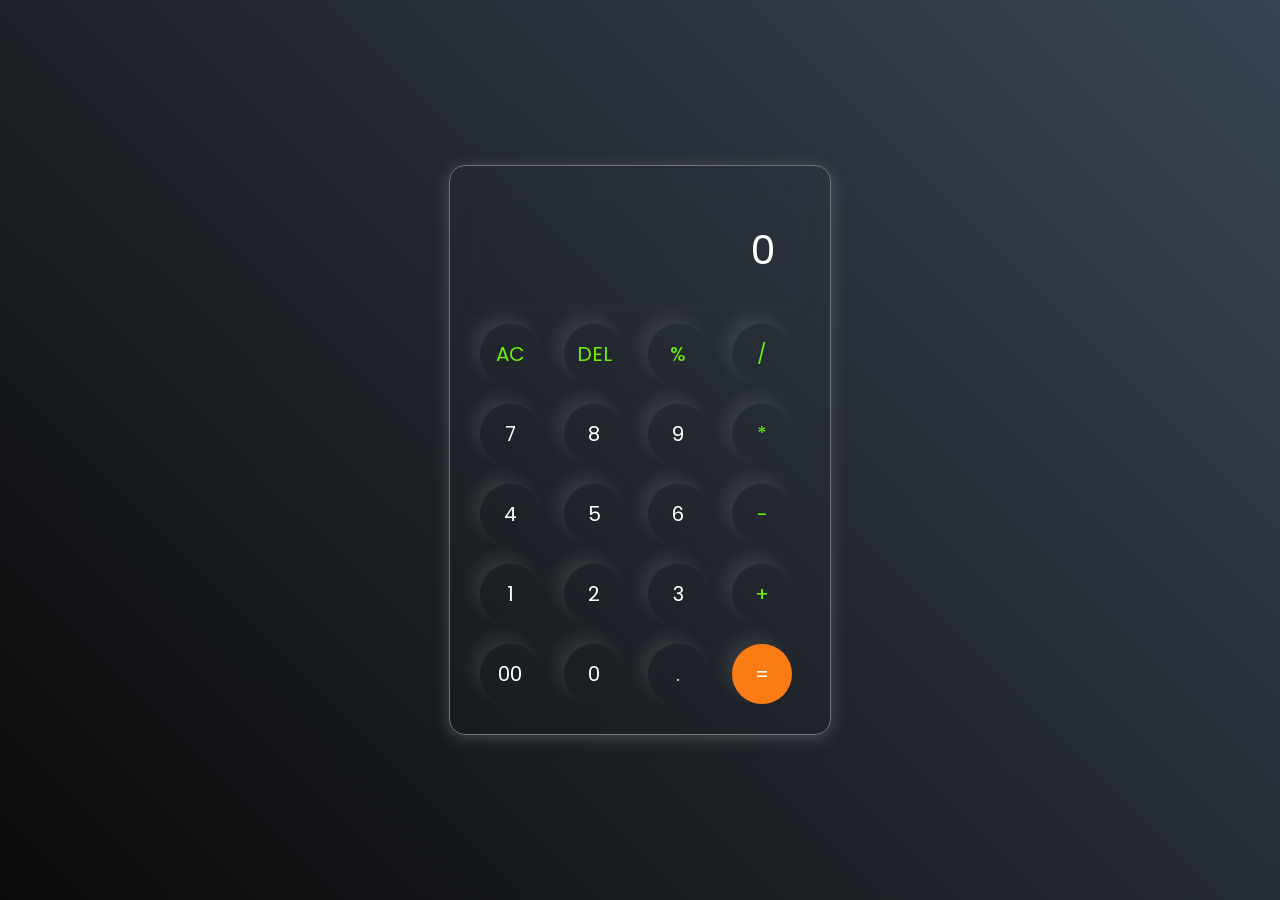
<file: js-lab/Calculator/index.html>
<!DOCTYPE html>
<html lang="en">
<head>
    <meta charset="UTF-8">
    <meta name="viewport" content="width=device-width, initial-scale=1.0">
    <title>Calculator</title>
    <link rel="stylesheet" href="style.css">
</head>
<body>
    <div class="calculator">
            <input type="text" placeholder="0" id="inputBox">
        <div>
             <button class="operator">AC</button>
             <button class="operator">DEL</button>
             <button class="operator">%</button>
             <button class="operator">/</button>
        </div>
        <div>
             <button>7</button>
             <button>8</button>
             <button>9</button>
             <button class="operator">*</button>
        </div>
        <div>
             <button>4</button>
             <button>5</button>
             <button>6</button>
             <button class="operator">-</button>
        </div>
        <div>
             <button>1</button>
             <button>2</button>
             <button>3</button>
             <button class="operator">+</button>
        </div>
        <div>
             <button>00</button>
             <button>0</button>
             <button>.</button>
             <button class="equalBtn">=</button>
        </div>   
    </div>
    <script src="script.js"></script>
</body>
</html>
</file>
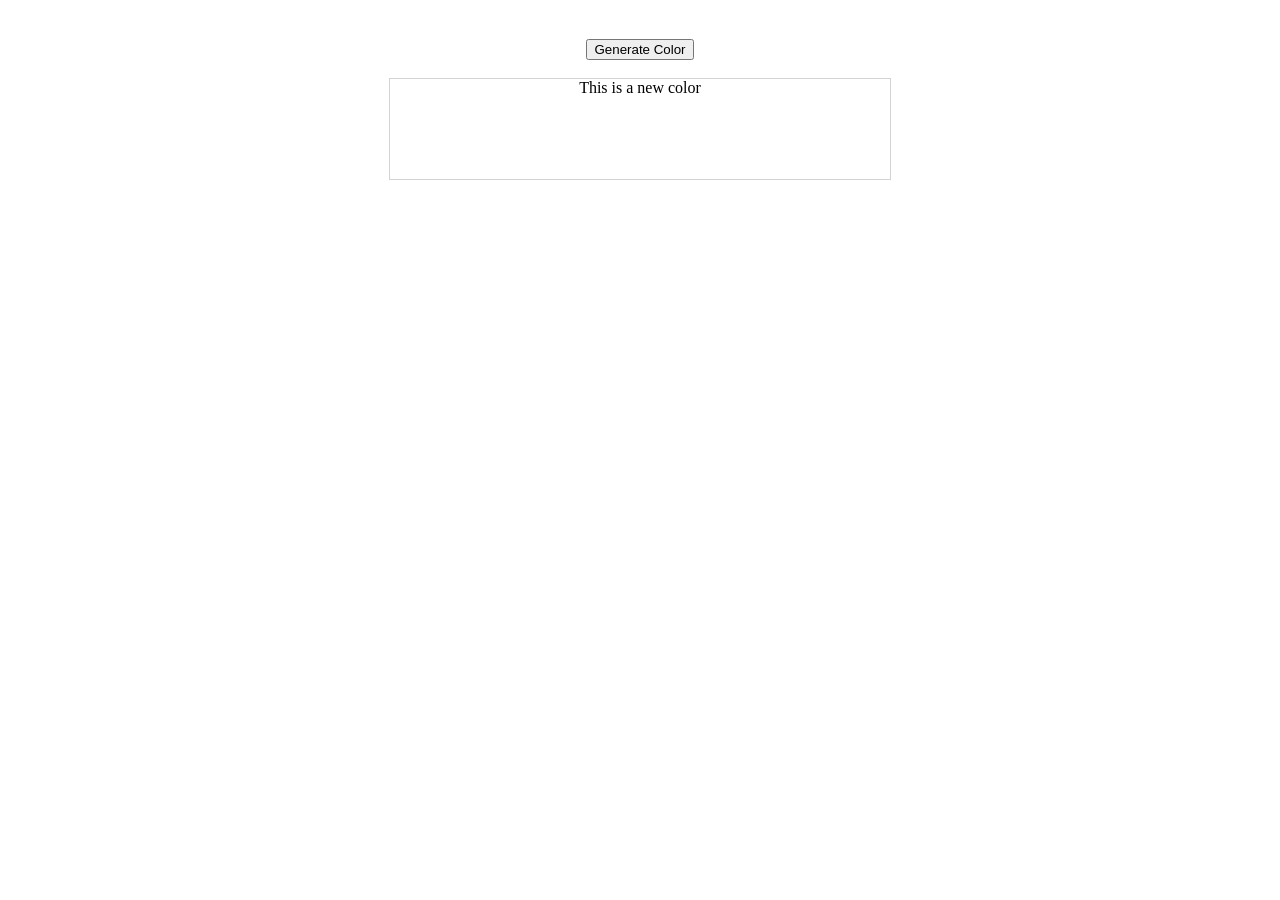
<file: js-lab/colorGenerator/index.html>
<!DOCTYPE html>
<html lang="en">
<head>
    <meta charset="UTF-8">
    <meta name="viewport" content="width=device-width, initial-scale=1.0">
    <title>Document</title>
    <link rel="stylesheet" href="style.css">
</head>
<body>
    <h1></h1>
    <br>
    <button>Generate Color</button>
    <br>
    <br>
    <div>This is a new color </div>
    <script src="app.js"></script>
</body>
</html>
</file>
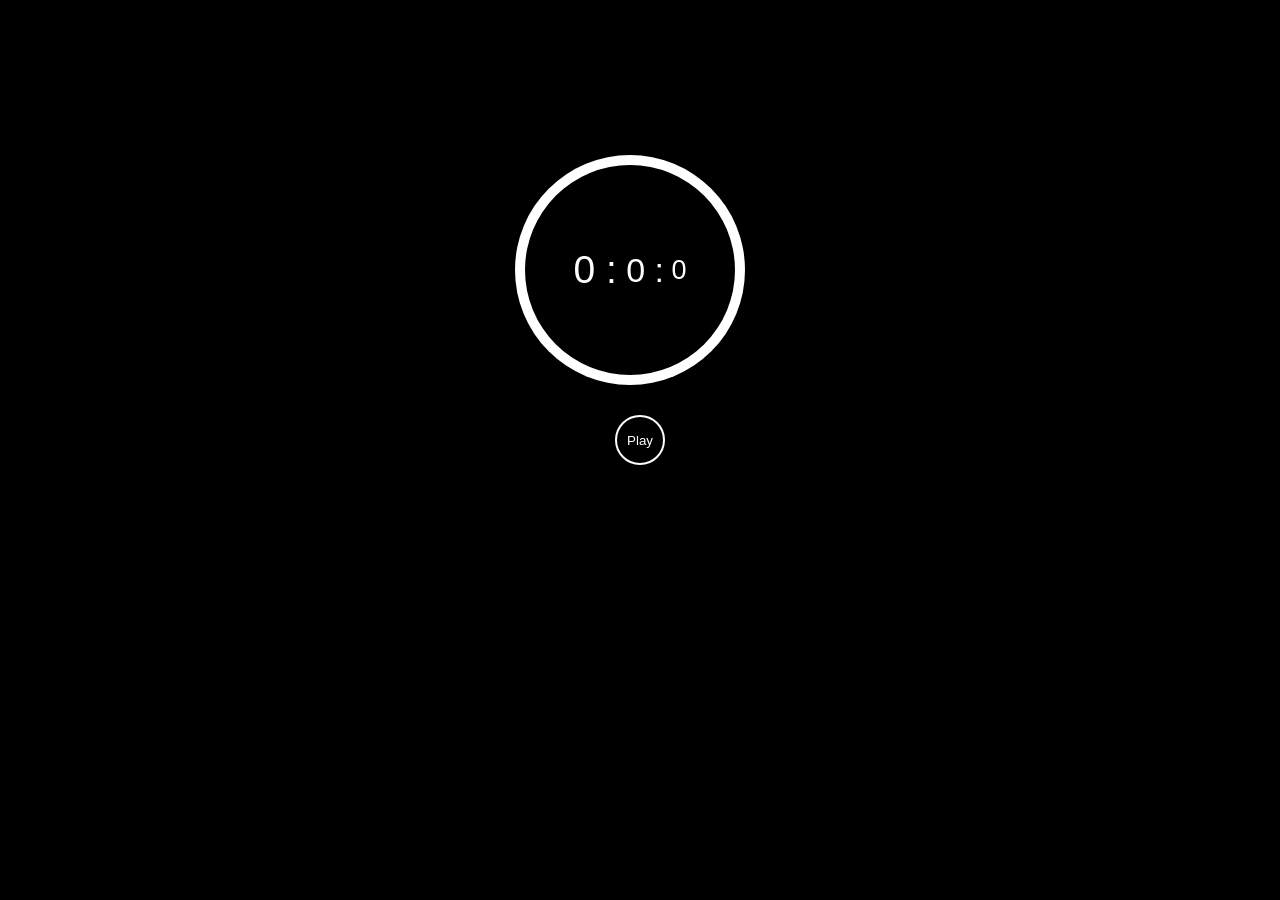
<file: js-lab/stopWatch/index.html>
<!DOCTYPE html>
<html lang="en">
<head>
    <meta charset="UTF-8">
    <meta name="viewport" content="width=device-width, initial-scale=1.0">
    <title>StopWatch</title>
    <link rel="stylesheet" href="style.css">
</head>
<body>
    <div class="container">
        <div class="watch">
            <div class="outer-circle">
                <div class="inner-circle">
                    <span class="text minute">0 :</span>
                    <span class="text sec">&nbsp;0 :</span>
                    <span class="text msec">&nbsp;0</span>
                </div>
            </div>
            <div class="button-wrapper">
                <button class="button reset hidden">Reset</button>
                <button class="button play">Play</button>
                <button class="button lap hidden">Lap</button>
            </div>
        </div>
        <ul class="laps">
            <button class="lap-clear-btn hidden">Clear All</button>
        </ul>
    </div>
    <script src="app.js"></script>
</body>
</html>
</file>
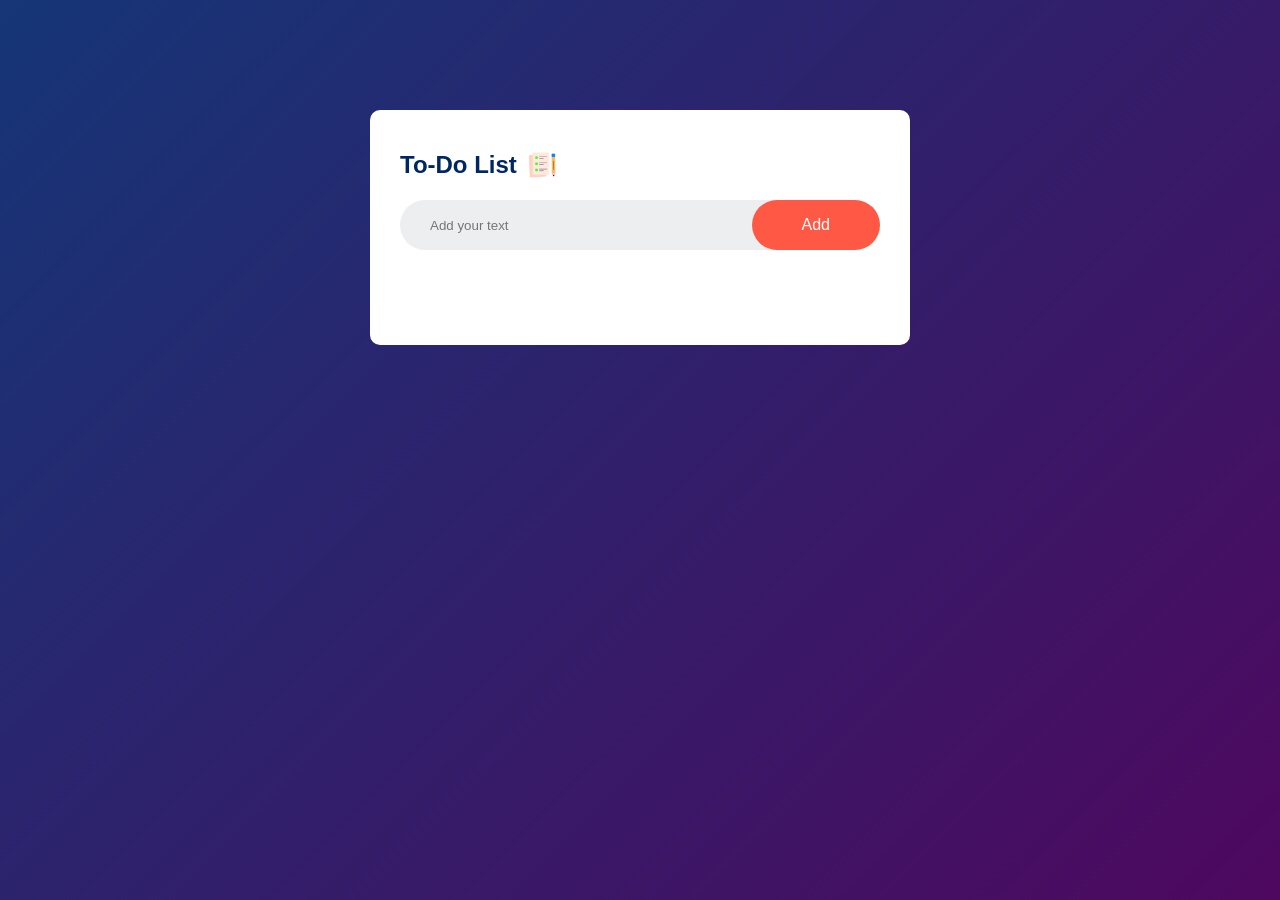
<file: js-lab/Todo/index.html>
<!DOCTYPE html>
<html lang="en">
<head>
    <meta charset="UTF-8">
    <meta name="viewport" content="width=device-width, initial-scale=1.0">
    <title>To-Do List App</title>
    <link rel="stylesheet" href="style.css">
</head>
<body>
    <div class="container">
        <div class="todo-app">
            <h2>To-Do List <img src="Assets/icon.png"></h2>
            <div class="row">
                <input type="text" id="input-box" placeholder="Add your text">
                <button onclick="addTask()">Add</button>
            </div>
            <ul id="list-container">
                <!-- <li class="checked">Task 1</li>
                <li>Task 2</li>
                <li>Task 3</li> -->
            </ul>
        </div>
    </div>
    <script src="script.js"></script>
</body>
</html>
</file>
<file: js-lab/Calculator/style.css>
@import url('https://fonts.googleapis.com/css2?family=Poppins:wght@500&display=swap');

*{
    margin: 0;
    padding: 0;
    box-sizing: border-box;
    font-family: 'Poppins', sans-serif;
}

body {
    width: 100%;
    height: 100vh;
    display: flex;
    justify-content: center;
    align-items: center;
    background: linear-gradient(45deg, #0a0a0a, #3a4452);
}

.calculator {
    border: 1px solid #717377;
    padding: 20px;
    border-radius: 16px;
    background-color: transparent;
    box-shadow: 0px 3px 15px rgba(113, 115, 119, 0.5);
}

input {
    width: 320px;
    border: none;
    padding: 24px;
    margin: 10px;
    background: transparent;
    box-shadow: 0px 3px 15px rgba(84, 84, 84, 0.1);
    font-size: 40px;
    text-align: right;
    cursor: pointer;
    color: #ffffff;
}

input::placeholder{
    color: #ffffff;
}

button{
    border: none;
    width: 60px;
    height: 60px;
    margin: 10px;
    border-radius: 50%;
    background: transparent;
    color: #ffffff;
    font-size: 20px;
    box-shadow: -8px -8px 15px rgba(225, 225, 225, 0.1);
    cursor: pointer;
}

.equalBtn{
    background-color: #fb7c14;
}

.operator{
    color: #6dee0a;
}
</file>
<file: js-lab/colorGenerator/style.css>
body {
    text-align: center;
}

div {
   height: 100px;
    width: 500px;
    border: 1px solid lightgrey;
    margin: auto;
    
}
</file>
<file: js-lab/stopWatch/style.css>
* {
    margin: 0;
    padding: 0;
    box-sizing: border-box;
    outline: none;
}

body {
    font-family: sans-serif;
    font-size: 16px;
    width: 100%;
    height: 100vh;
    background-color: black;
    display: flex;
    justify-content: center;
    align-items: center;
}

.outer-circle {
    width: 230px;
    height: 230px;
    border-radius: 50%;
    background-color: white;
    display: flex;
    justify-content: center;
    align-items: center;
}

.inner-circle {
    width: 210px;
    height: 210px;
    border-radius: 50%;
    background-color: black;
    display: flex;
    justify-content: center;
    align-items: center;
}

.text {
    color: white;
    font-size: 23px;
}

.minute {
    font-size: 39px;
}

.sec {
    font-size: 34px;
}

.msec {
    font-size: 27px;
}

.button-wrapper {
    width: 250px;
    margin-top: 30px;
    display: flex;
    justify-content: space-between;
}

.button {
    width: 50px;
    height: 50px;
    border-radius: 50%;
    border: 2px solid white;
    background: rgb(0, 0, 0);
    color: white;
    cursor: pointer;
}

.button:hover {
    background-color: white;
    color: black;
}

.laps {
    list-style: none;
    color: white;
    width: 250px;
    height: 250px;
    overflow: auto;
    position: relative;
    margin-top: 30px;
}

.laps::-webkit-scrollbar {
    display: none;
}

.lap-item {
    display: inline-block;
    width: 100%;
    padding: 10px;
    text-align: center;
    border: 1px solid #444;
    border-radius: 50px;
    margin-bottom: 15px;
}

.number {
    color: white;
}

.time-stamp {
    display: inline-block;
    margin-left: 25px;
}

.lap-clear-btn {
    display: block;
    position: fixed;
    z-index: 1000;
    bottom: 38px;
    left: 50%;
    transform: translate(-50%);
    width: 130px;
    padding: 10px 0;
    border-radius: 50px;
    background-color: rgba(255, 255, 255, 0.9);
    border: 1px solid white;
    cursor: pointer;
}

.hidden {
    visibility: hidden;
}
</file>
<file: js-lab/Todo/style.css>
* {
    margin: 0;
    padding: 0;
    font-family: 'Poppins', sans-serif;
    box-sizing: border-box;
}

.container {
    width: 100%;
    min-height: 100vh;
    background: linear-gradient(135deg, #153677, #4e085f);
    padding: 10px;
}

.todo-app {
    width: 100%;
    max-width: 540px;
    background: #fff;
    margin: 100px auto 20px;
    padding: 40px 30px 70px;
    border-radius: 10px;
}

.todo-app h2 {
    color: #002765;
    display: flex;
    align-items: center;
    margin-bottom: 20px;
}

.todo-app h2 img{
    width: 30px;
    margin-left: 10px;
}

.row {
    display: flex;
    align-items: center;
    justify-content: space-between;
    background: #edeef0;
    border-radius: 30px;
    padding-left: 20px;
    margin-bottom: 25px;
}

input {
    flex: 1;
    border: none;
    outline: none;
    background: transparent;
    padding: 10px;
    font-weight: 14px;
}
button {
    border: none;
    outline: none;
    padding: 16px 50px;
    background: #ff5945;
    color: #fff;
    font-size: 16px;
    cursor: pointer;
    border-radius: 40px;
}
ul li {
    list-style: none;
    font-size: 17px;
    padding: 12px 8px 12px 50px;
    user-select: none;
    cursor: pointer;
    position: relative;
}
ul li::before{
    content: '';
    position: absolute;
    height: 28px;
    width: 28px;
    border-radius: 50%;
    background-image: url(Assets/unchecked.png);
    background-size: cover;
    background-position: center;
    top: 12px;
    left: 8px;
}

ul li.checked {
    color: #555;
    text-decoration: line-through;
}

ul li.checked::before{
    background-image: url(Assets/checked.png);
}

ul li span {
    position: absolute;
    right: 0;
    top: 5px;
    width: 40px;
    height: 40px;
    font-size: 22px;
    color: #555;
    line-height: 40px;
    text-align: center;
    border-radius: 50%;
}

ul li span:hover {
    background: #edeef0;
}
</file>
